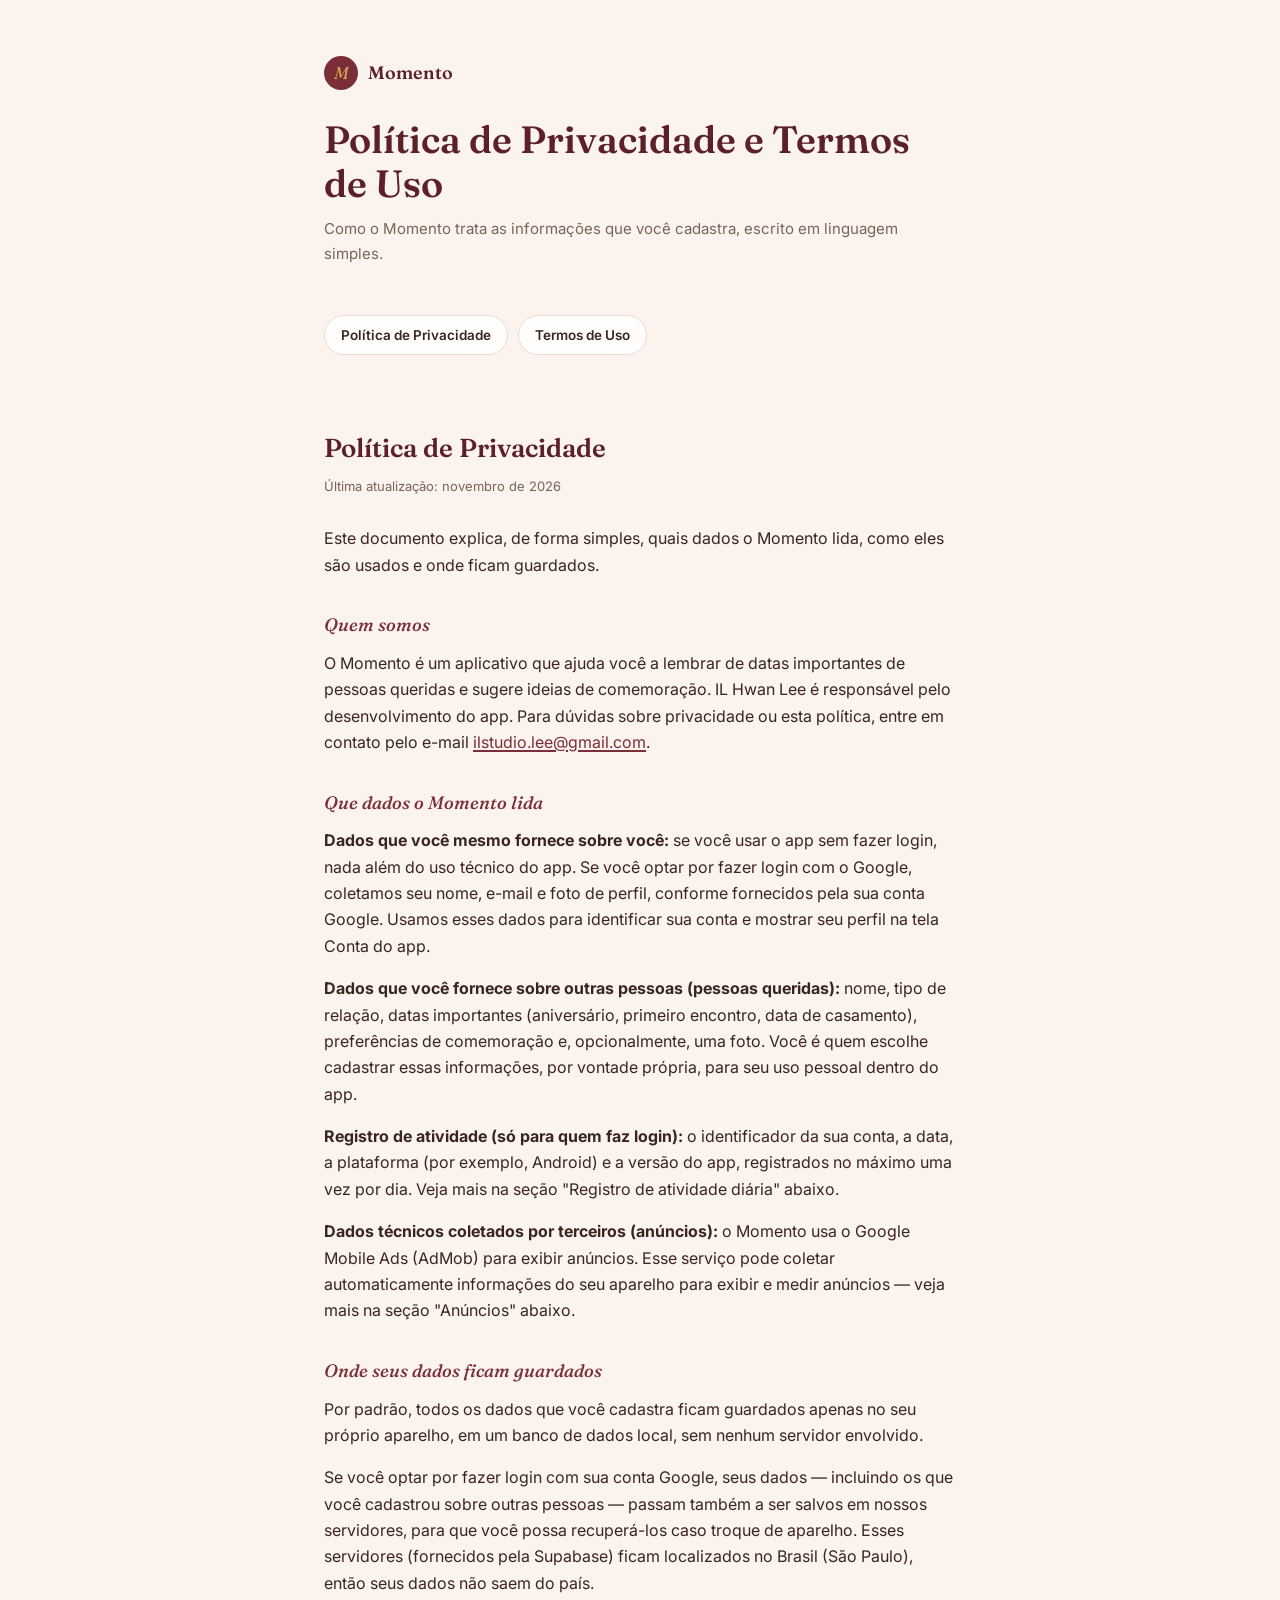
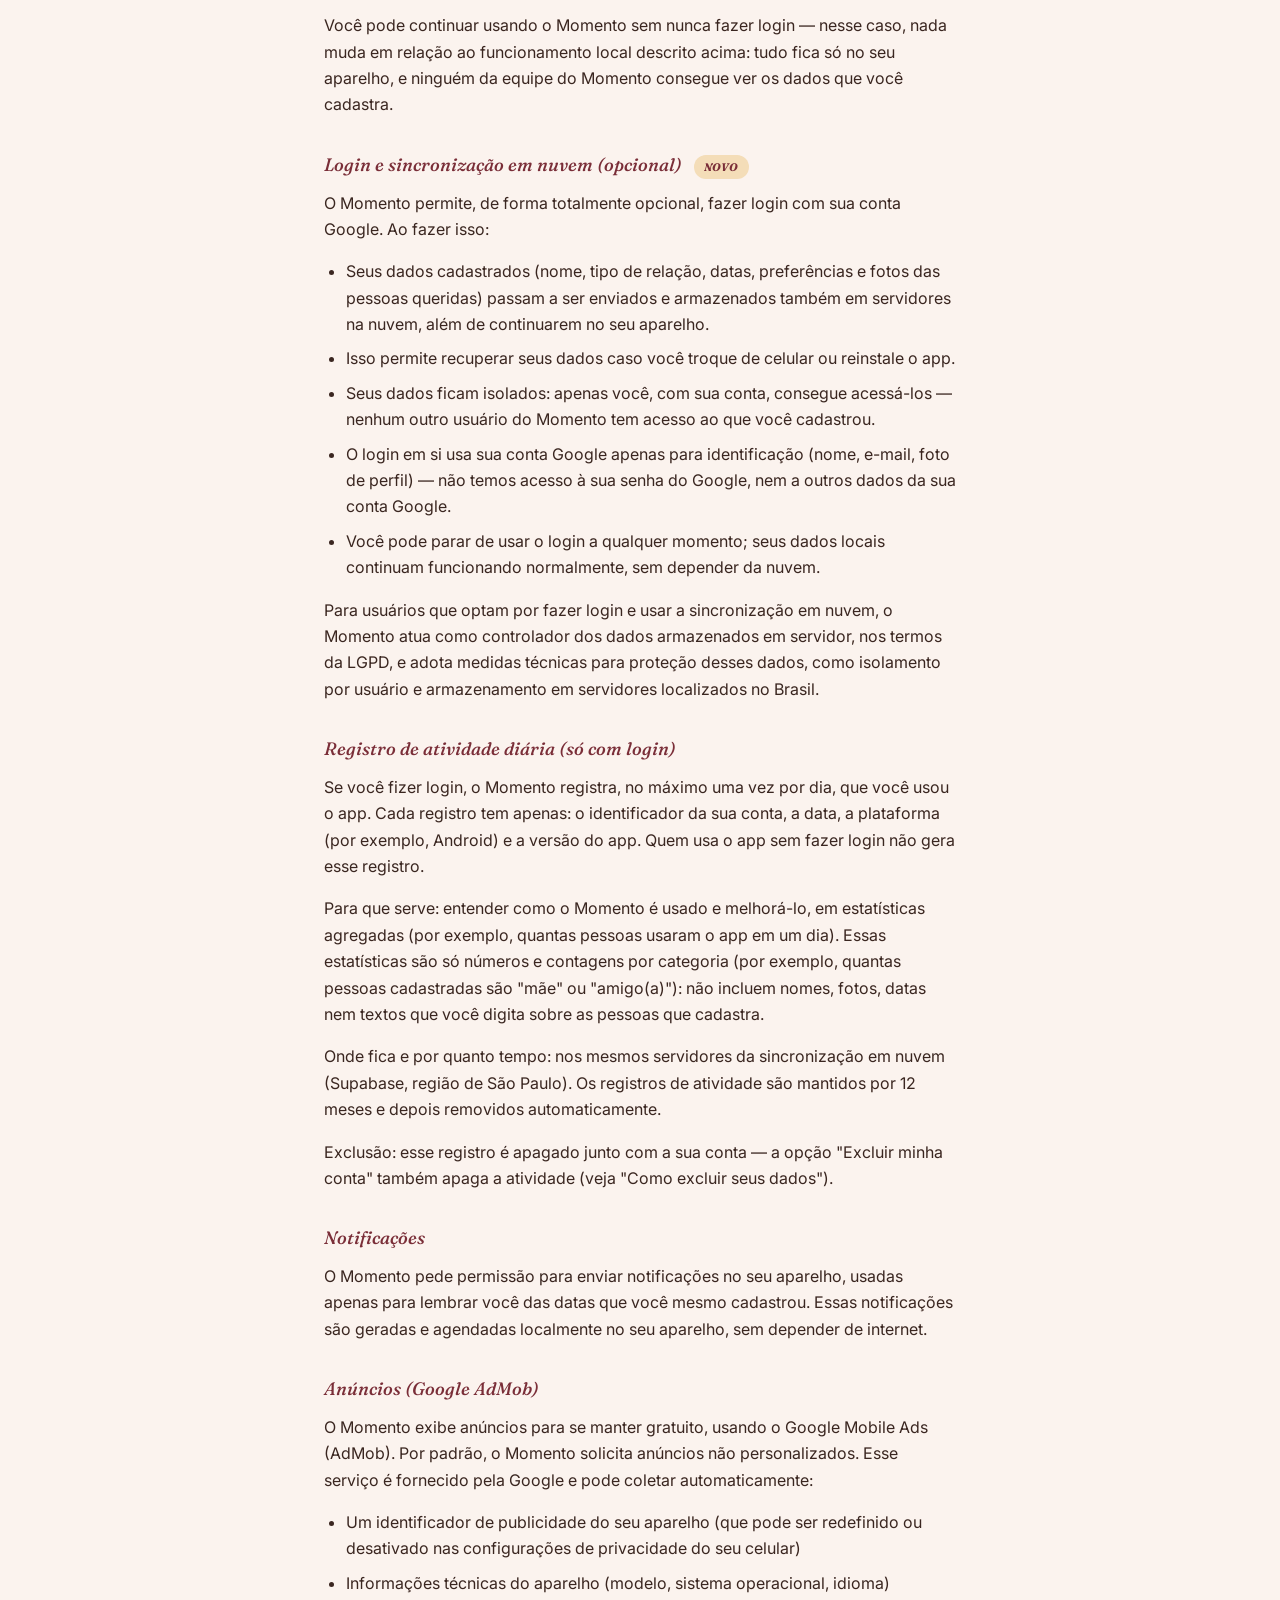
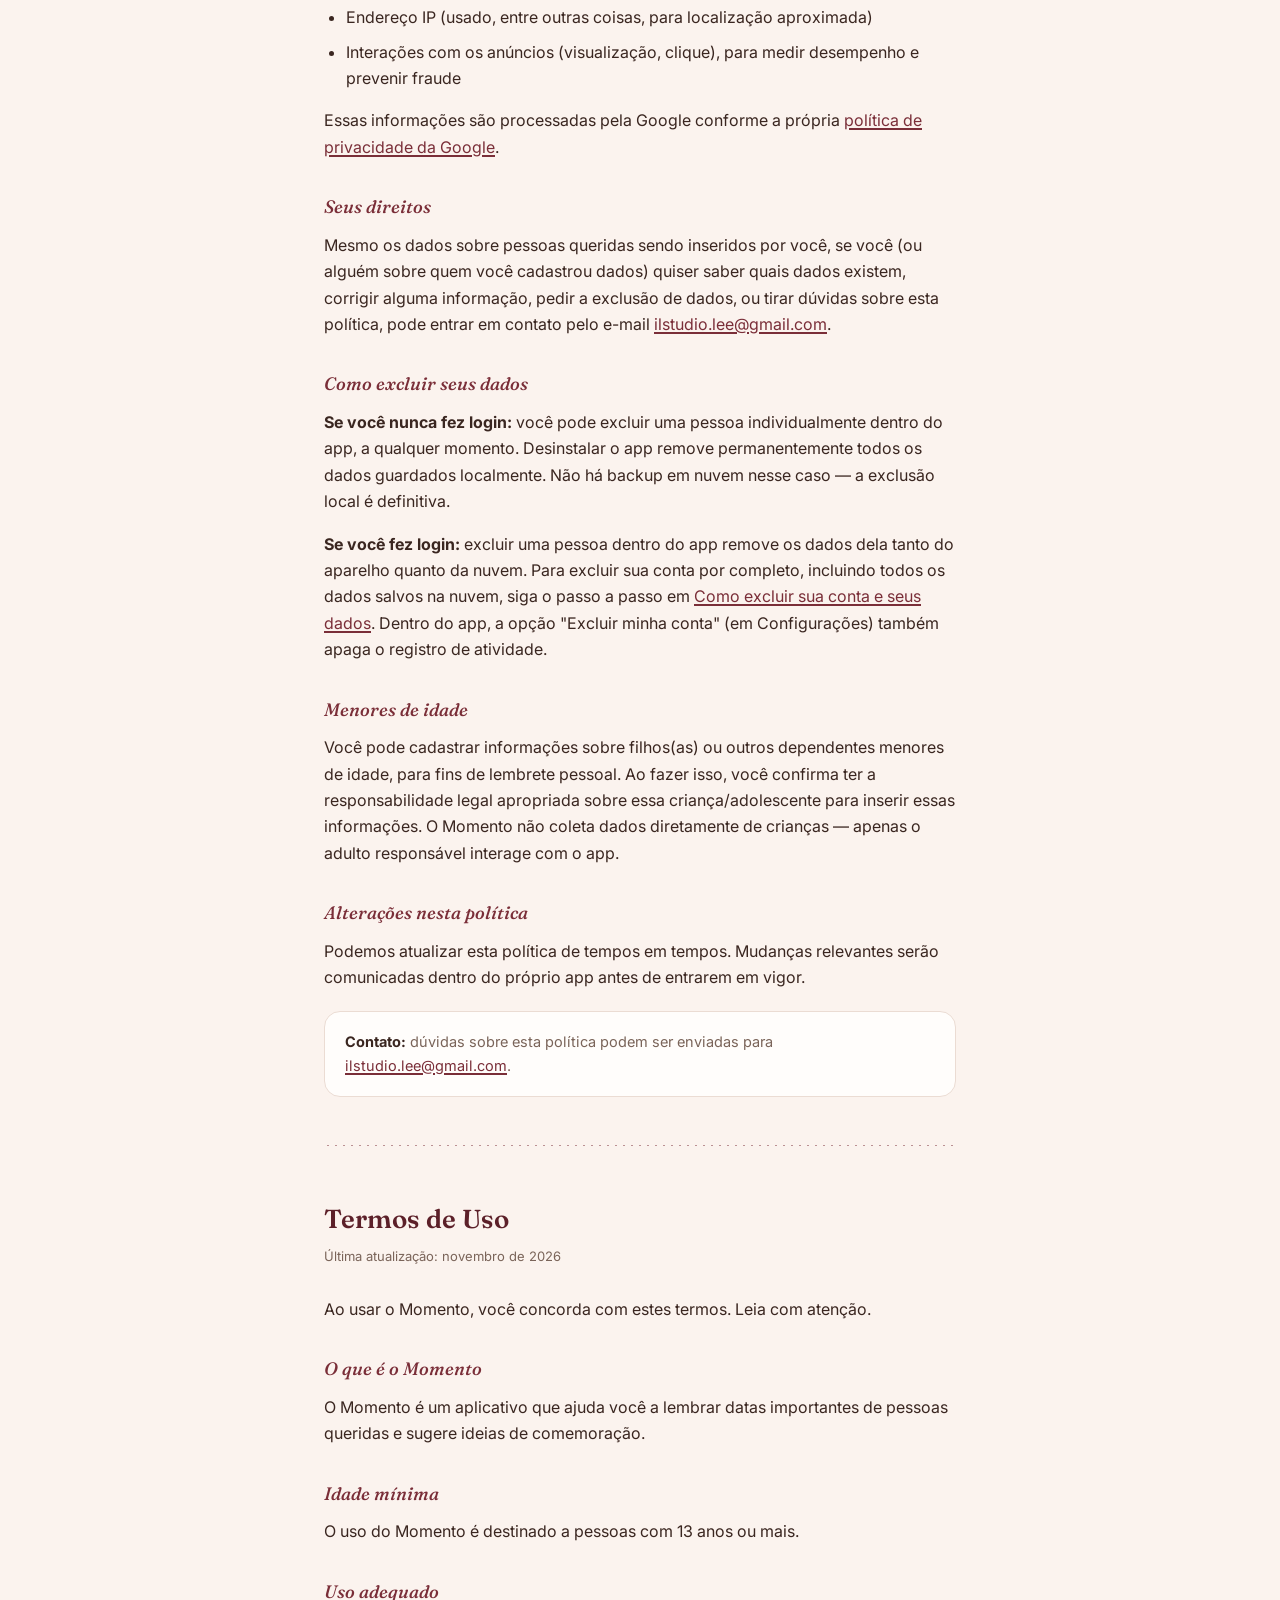
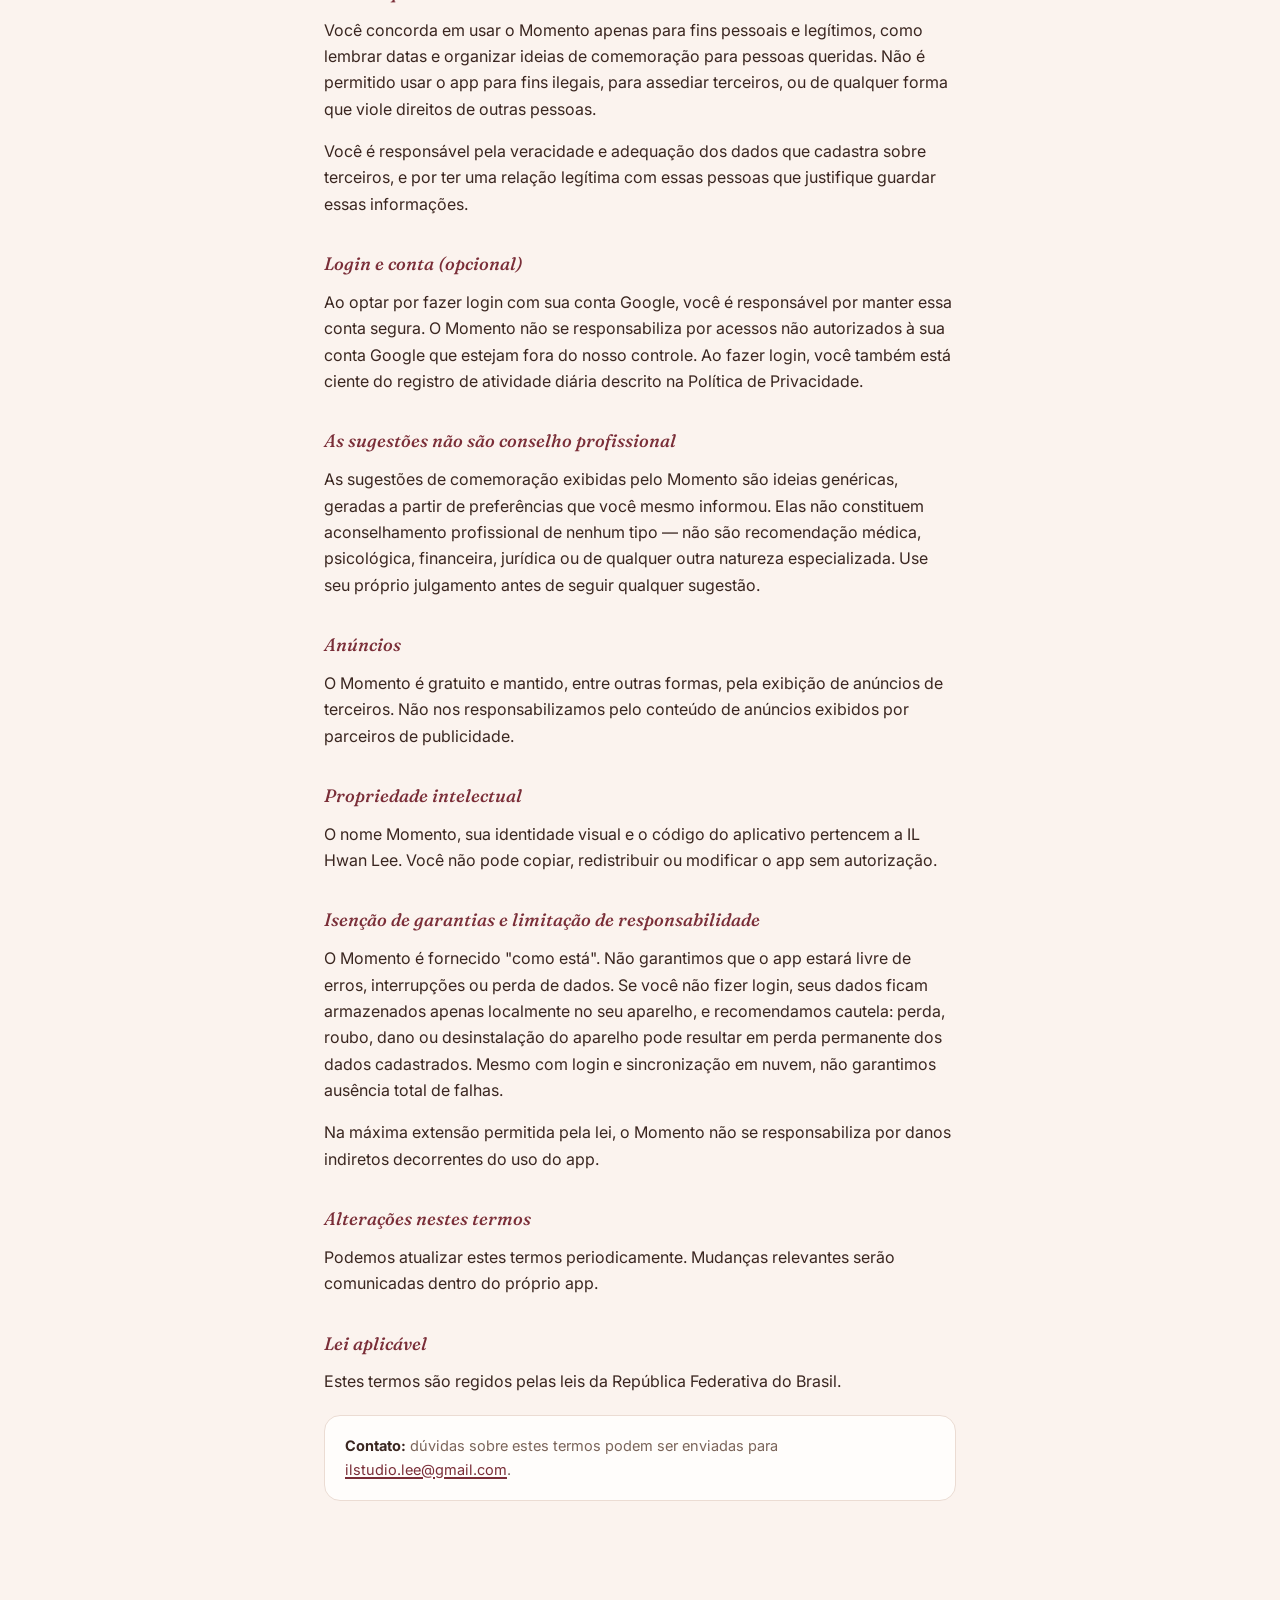
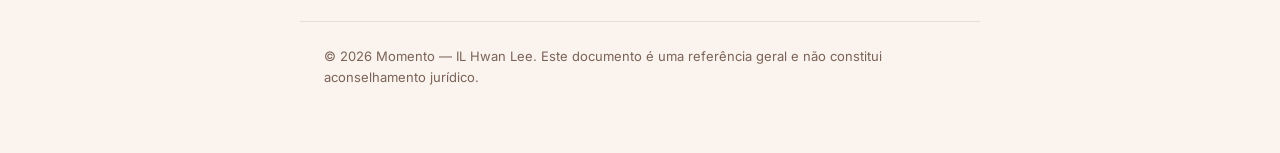
<file: index.html>
<!DOCTYPE html>
<html lang="pt-BR">
<head>
<meta charset="UTF-8">
<meta name="viewport" content="width=device-width, initial-scale=1.0">
<title>Momento — Política de Privacidade e Termos de Uso</title>
<style>
  @import url('https://fonts.googleapis.com/css2?family=Fraunces:ital,opsz,wght@0,9..144,400;0,9..144,600;1,9..144,500&family=Inter:wght@400;500;600;700&display=swap');

  :root{
    --bg: #FBF3EE;
    --paper: #FFFDFB;
    --ink: #3A2620;
    --ink-soft: #7A6459;
    --wine: #7A2E38;
    --wine-dark: #5C2029;
    --amber: #E3A857;
    --amber-soft: #F4DDB8;
    --line: #EBDCD3;
  }
  *{ box-sizing: border-box; }
  body{
    margin:0; background: var(--bg); color: var(--ink);
    font-family:'Inter',sans-serif; line-height:1.65; font-size:16px;
  }
  a{ color: var(--wine); text-decoration-thickness: 1.5px; text-underline-offset: 2px; }

  header{
    max-width: 680px; margin: 0 auto; padding: 56px 24px 32px;
  }
  .brand{ display:flex; align-items:center; gap:10px; margin-bottom: 28px; }
  .brand-mark{
    width:34px; height:34px; border-radius:50%; background: var(--wine);
    display:flex; align-items:center; justify-content:center;
    font-family:'Fraunces',serif; font-style:italic; color: var(--amber); font-size:17px;
  }
  .brand-name{ font-family:'Fraunces',serif; font-size:18px; color: var(--wine-dark); font-weight:600; }

  h1{
    font-family:'Fraunces',serif; font-weight:600; font-size: clamp(28px, 5vw, 38px);
    color: var(--wine-dark); margin: 0 0 12px; line-height:1.15;
  }
  .subtitle{ color: var(--ink-soft); font-size: 15px; }

  nav.toc{
    max-width: 680px; margin: 0 auto 8px; padding: 0 24px;
    display:flex; gap: 10px; flex-wrap: wrap;
  }
  nav.toc a{
    display:inline-block; padding: 8px 16px; border-radius: 999px;
    border: 1.5px solid var(--line); background: var(--paper);
    color: var(--ink); font-size: 13.5px; font-weight: 600; text-decoration:none;
  }
  nav.toc a:hover{ border-color: var(--wine); color: var(--wine); }

  main{ max-width: 680px; margin: 0 auto; padding: 24px 24px 100px; }

  section{ margin-top: 52px; }
  section:first-of-type{ margin-top: 40px; }

  h2{
    font-family:'Fraunces',serif; font-weight:600; font-size: 26px;
    color: var(--wine-dark); margin: 0 0 6px; scroll-margin-top: 24px;
  }
  .updated{ color: var(--ink-soft); font-size: 13px; margin-bottom: 28px; }

  h3{
    font-family:'Fraunces',serif; font-style: italic; font-weight: 500;
    font-size: 18px; color: var(--wine); margin: 32px 0 10px;
  }
  p{ margin: 0 0 16px; color: var(--ink); }
  ul{ margin: 0 0 16px; padding-left: 22px; }
  li{ margin-bottom: 8px; }

  .thread{
    height: 1px; margin: 48px 0;
    background-image: radial-gradient(circle, var(--wine) 1.4px, transparent 1.4px);
    background-size: 8px 100%; background-repeat: repeat-x; background-position: center;
    opacity: 0.5;
  }

  .callout{
    background: var(--paper); border: 1.5px solid var(--line); border-radius: 16px;
    padding: 18px 20px; font-size: 14.5px; color: var(--ink-soft); margin: 20px 0;
  }
  .callout strong{ color: var(--ink); }

  .badge-new{
    display:inline-block; font-size: 11px; font-weight: 700; color: var(--wine);
    background: var(--amber-soft); padding: 3px 10px; border-radius: 999px;
    margin-left: 8px; vertical-align: middle; text-transform: uppercase; letter-spacing: 0.4px;
  }

  footer{
    max-width: 680px; margin: 0 auto; padding: 0 24px 64px;
    color: var(--ink-soft); font-size: 13px; border-top: 1px solid var(--line); padding-top: 24px;
  }

  @media (max-width: 480px){
    header{ padding: 40px 20px 24px; }
    main{ padding: 20px 20px 80px; }
  }
</style>
</head>
<body>

<header>
  <div class="brand">
    <div class="brand-mark">M</div>
    <div class="brand-name">Momento</div>
  </div>
  <h1>Política de Privacidade e Termos de Uso</h1>
  <p class="subtitle">Como o Momento trata as informações que você cadastra, escrito em linguagem simples.</p>
</header>

<nav class="toc">
  <a href="#privacidade">Política de Privacidade</a>
  <a href="#termos">Termos de Uso</a>
</nav>

<main>

  <section id="privacidade">
    <h2>Política de Privacidade</h2>
    <div class="updated">Última atualização: novembro de 2026</div>

    <p>Este documento explica, de forma simples, quais dados o Momento lida, como eles são usados e onde ficam guardados.</p>

    <h3>Quem somos</h3>
    <p>O Momento é um aplicativo que ajuda você a lembrar de datas importantes de pessoas queridas e sugere ideias de comemoração. IL Hwan Lee é responsável pelo desenvolvimento do app. Para dúvidas sobre privacidade ou esta política, entre em contato pelo e-mail <a href="mailto:ilstudio.lee@gmail.com">ilstudio.lee@gmail.com</a>.</p>

    <h3>Que dados o Momento lida</h3>
    <p><strong>Dados que você mesmo fornece sobre você:</strong> se você usar o app sem fazer login, nada além do uso técnico do app. Se você optar por fazer login com o Google, coletamos seu nome, e-mail e foto de perfil, conforme fornecidos pela sua conta Google. Usamos esses dados para identificar sua conta e mostrar seu perfil na tela Conta do app.</p>
    <p><strong>Dados que você fornece sobre outras pessoas (pessoas queridas):</strong> nome, tipo de relação, datas importantes (aniversário, primeiro encontro, data de casamento), preferências de comemoração e, opcionalmente, uma foto. Você é quem escolhe cadastrar essas informações, por vontade própria, para seu uso pessoal dentro do app.</p>
    <p><strong>Registro de atividade (só para quem faz login):</strong> o identificador da sua conta, a data, a plataforma (por exemplo, Android) e a versão do app, registrados no máximo uma vez por dia. Veja mais na seção "Registro de atividade diária" abaixo.</p>
    <p><strong>Dados técnicos coletados por terceiros (anúncios):</strong> o Momento usa o Google Mobile Ads (AdMob) para exibir anúncios. Esse serviço pode coletar automaticamente informações do seu aparelho para exibir e medir anúncios — veja mais na seção "Anúncios" abaixo.</p>

    <h3>Onde seus dados ficam guardados</h3>
    <p>Por padrão, todos os dados que você cadastra ficam guardados apenas no seu próprio aparelho, em um banco de dados local, sem nenhum servidor envolvido.</p>
    <p>Se você optar por fazer login com sua conta Google, seus dados — incluindo os que você cadastrou sobre outras pessoas — passam também a ser salvos em nossos servidores, para que você possa recuperá-los caso troque de aparelho. Esses servidores (fornecidos pela Supabase) ficam localizados no Brasil (São Paulo), então seus dados não saem do país.</p>
    <p>Você pode continuar usando o Momento sem nunca fazer login — nesse caso, nada muda em relação ao funcionamento local descrito acima: tudo fica só no seu aparelho, e ninguém da equipe do Momento consegue ver os dados que você cadastra.</p>

    <h3>Login e sincronização em nuvem (opcional) <span class="badge-new">Novo</span></h3>
    <p>O Momento permite, de forma totalmente opcional, fazer login com sua conta Google. Ao fazer isso:</p>
    <ul>
      <li>Seus dados cadastrados (nome, tipo de relação, datas, preferências e fotos das pessoas queridas) passam a ser enviados e armazenados também em servidores na nuvem, além de continuarem no seu aparelho.</li>
      <li>Isso permite recuperar seus dados caso você troque de celular ou reinstale o app.</li>
      <li>Seus dados ficam isolados: apenas você, com sua conta, consegue acessá-los — nenhum outro usuário do Momento tem acesso ao que você cadastrou.</li>
      <li>O login em si usa sua conta Google apenas para identificação (nome, e-mail, foto de perfil) — não temos acesso à sua senha do Google, nem a outros dados da sua conta Google.</li>
      <li>Você pode parar de usar o login a qualquer momento; seus dados locais continuam funcionando normalmente, sem depender da nuvem.</li>
    </ul>
    <p>Para usuários que optam por fazer login e usar a sincronização em nuvem, o Momento atua como controlador dos dados armazenados em servidor, nos termos da LGPD, e adota medidas técnicas para proteção desses dados, como isolamento por usuário e armazenamento em servidores localizados no Brasil.</p>

    <h3>Registro de atividade diária (só com login)</h3>
    <p>Se você fizer login, o Momento registra, no máximo uma vez por dia, que você usou o app. Cada registro tem apenas: o identificador da sua conta, a data, a plataforma (por exemplo, Android) e a versão do app. Quem usa o app sem fazer login não gera esse registro.</p>
    <p>Para que serve: entender como o Momento é usado e melhorá-lo, em estatísticas agregadas (por exemplo, quantas pessoas usaram o app em um dia). Essas estatísticas são só números e contagens por categoria (por exemplo, quantas pessoas cadastradas são "mãe" ou "amigo(a)"): não incluem nomes, fotos, datas nem textos que você digita sobre as pessoas que cadastra.</p>
    <p>Onde fica e por quanto tempo: nos mesmos servidores da sincronização em nuvem (Supabase, região de São Paulo). Os registros de atividade são mantidos por 12 meses e depois removidos automaticamente.</p>
    <p>Exclusão: esse registro é apagado junto com a sua conta — a opção "Excluir minha conta" também apaga a atividade (veja "Como excluir seus dados").</p>

    <h3>Notificações</h3>
    <p>O Momento pede permissão para enviar notificações no seu aparelho, usadas apenas para lembrar você das datas que você mesmo cadastrou. Essas notificações são geradas e agendadas localmente no seu aparelho, sem depender de internet.</p>

    <h3>Anúncios (Google AdMob)</h3>
    <p>O Momento exibe anúncios para se manter gratuito, usando o Google Mobile Ads (AdMob). Por padrão, o Momento solicita anúncios não personalizados. Esse serviço é fornecido pela Google e pode coletar automaticamente:</p>
    <ul>
      <li>Um identificador de publicidade do seu aparelho (que pode ser redefinido ou desativado nas configurações de privacidade do seu celular)</li>
      <li>Informações técnicas do aparelho (modelo, sistema operacional, idioma)</li>
      <li>Endereço IP (usado, entre outras coisas, para localização aproximada)</li>
      <li>Interações com os anúncios (visualização, clique), para medir desempenho e prevenir fraude</li>
    </ul>
    <p>Essas informações são processadas pela Google conforme a própria <a href="https://policies.google.com/privacy" target="_blank" rel="noopener">política de privacidade da Google</a>.</p>

    <h3>Seus direitos</h3>
    <p>Mesmo os dados sobre pessoas queridas sendo inseridos por você, se você (ou alguém sobre quem você cadastrou dados) quiser saber quais dados existem, corrigir alguma informação, pedir a exclusão de dados, ou tirar dúvidas sobre esta política, pode entrar em contato pelo e-mail <a href="mailto:ilstudio.lee@gmail.com">ilstudio.lee@gmail.com</a>.</p>

    <h3>Como excluir seus dados</h3>
    <p><strong>Se você nunca fez login:</strong> você pode excluir uma pessoa individualmente dentro do app, a qualquer momento. Desinstalar o app remove permanentemente todos os dados guardados localmente. Não há backup em nuvem nesse caso — a exclusão local é definitiva.</p>
    <p><strong>Se você fez login:</strong> excluir uma pessoa dentro do app remove os dados dela tanto do aparelho quanto da nuvem. Para excluir sua conta por completo, incluindo todos os dados salvos na nuvem, siga o passo a passo em <a href="/exclusao-de-conta.html">Como excluir sua conta e seus dados</a>. Dentro do app, a opção "Excluir minha conta" (em Configurações) também apaga o registro de atividade.</p>

    <h3>Menores de idade</h3>
    <p>Você pode cadastrar informações sobre filhos(as) ou outros dependentes menores de idade, para fins de lembrete pessoal. Ao fazer isso, você confirma ter a responsabilidade legal apropriada sobre essa criança/adolescente para inserir essas informações. O Momento não coleta dados diretamente de crianças — apenas o adulto responsável interage com o app.</p>

    <h3>Alterações nesta política</h3>
    <p>Podemos atualizar esta política de tempos em tempos. Mudanças relevantes serão comunicadas dentro do próprio app antes de entrarem em vigor.</p>

    <div class="callout">
      <strong>Contato:</strong> dúvidas sobre esta política podem ser enviadas para <a href="mailto:ilstudio.lee@gmail.com">ilstudio.lee@gmail.com</a>.
    </div>
  </section>

  <div class="thread"></div>

  <section id="termos">
    <h2>Termos de Uso</h2>
    <div class="updated">Última atualização: novembro de 2026</div>

    <p>Ao usar o Momento, você concorda com estes termos. Leia com atenção.</p>

    <h3>O que é o Momento</h3>
    <p>O Momento é um aplicativo que ajuda você a lembrar datas importantes de pessoas queridas e sugere ideias de comemoração.</p>

    <h3>Idade mínima</h3>
    <p>O uso do Momento é destinado a pessoas com 13 anos ou mais.</p>

    <h3>Uso adequado</h3>
    <p>Você concorda em usar o Momento apenas para fins pessoais e legítimos, como lembrar datas e organizar ideias de comemoração para pessoas queridas. Não é permitido usar o app para fins ilegais, para assediar terceiros, ou de qualquer forma que viole direitos de outras pessoas.</p>
    <p>Você é responsável pela veracidade e adequação dos dados que cadastra sobre terceiros, e por ter uma relação legítima com essas pessoas que justifique guardar essas informações.</p>

    <h3>Login e conta (opcional)</h3>
    <p>Ao optar por fazer login com sua conta Google, você é responsável por manter essa conta segura. O Momento não se responsabiliza por acessos não autorizados à sua conta Google que estejam fora do nosso controle. Ao fazer login, você também está ciente do registro de atividade diária descrito na Política de Privacidade.</p>

    <h3>As sugestões não são conselho profissional</h3>
    <p>As sugestões de comemoração exibidas pelo Momento são ideias genéricas, geradas a partir de preferências que você mesmo informou. Elas não constituem aconselhamento profissional de nenhum tipo — não são recomendação médica, psicológica, financeira, jurídica ou de qualquer outra natureza especializada. Use seu próprio julgamento antes de seguir qualquer sugestão.</p>

    <h3>Anúncios</h3>
    <p>O Momento é gratuito e mantido, entre outras formas, pela exibição de anúncios de terceiros. Não nos responsabilizamos pelo conteúdo de anúncios exibidos por parceiros de publicidade.</p>

    <h3>Propriedade intelectual</h3>
    <p>O nome Momento, sua identidade visual e o código do aplicativo pertencem a IL Hwan Lee. Você não pode copiar, redistribuir ou modificar o app sem autorização.</p>

    <h3>Isenção de garantias e limitação de responsabilidade</h3>
    <p>O Momento é fornecido "como está". Não garantimos que o app estará livre de erros, interrupções ou perda de dados. Se você não fizer login, seus dados ficam armazenados apenas localmente no seu aparelho, e recomendamos cautela: perda, roubo, dano ou desinstalação do aparelho pode resultar em perda permanente dos dados cadastrados. Mesmo com login e sincronização em nuvem, não garantimos ausência total de falhas.</p>
    <p>Na máxima extensão permitida pela lei, o Momento não se responsabiliza por danos indiretos decorrentes do uso do app.</p>

    <h3>Alterações nestes termos</h3>
    <p>Podemos atualizar estes termos periodicamente. Mudanças relevantes serão comunicadas dentro do próprio app.</p>

    <h3>Lei aplicável</h3>
    <p>Estes termos são regidos pelas leis da República Federativa do Brasil.</p>

    <div class="callout">
      <strong>Contato:</strong> dúvidas sobre estes termos podem ser enviadas para <a href="mailto:ilstudio.lee@gmail.com">ilstudio.lee@gmail.com</a>.
    </div>
  </section>

</main>

<footer>
  © 2026 Momento — IL Hwan Lee. Este documento é uma referência geral e não constitui aconselhamento jurídico.
</footer>

</body>
</html>
</file>
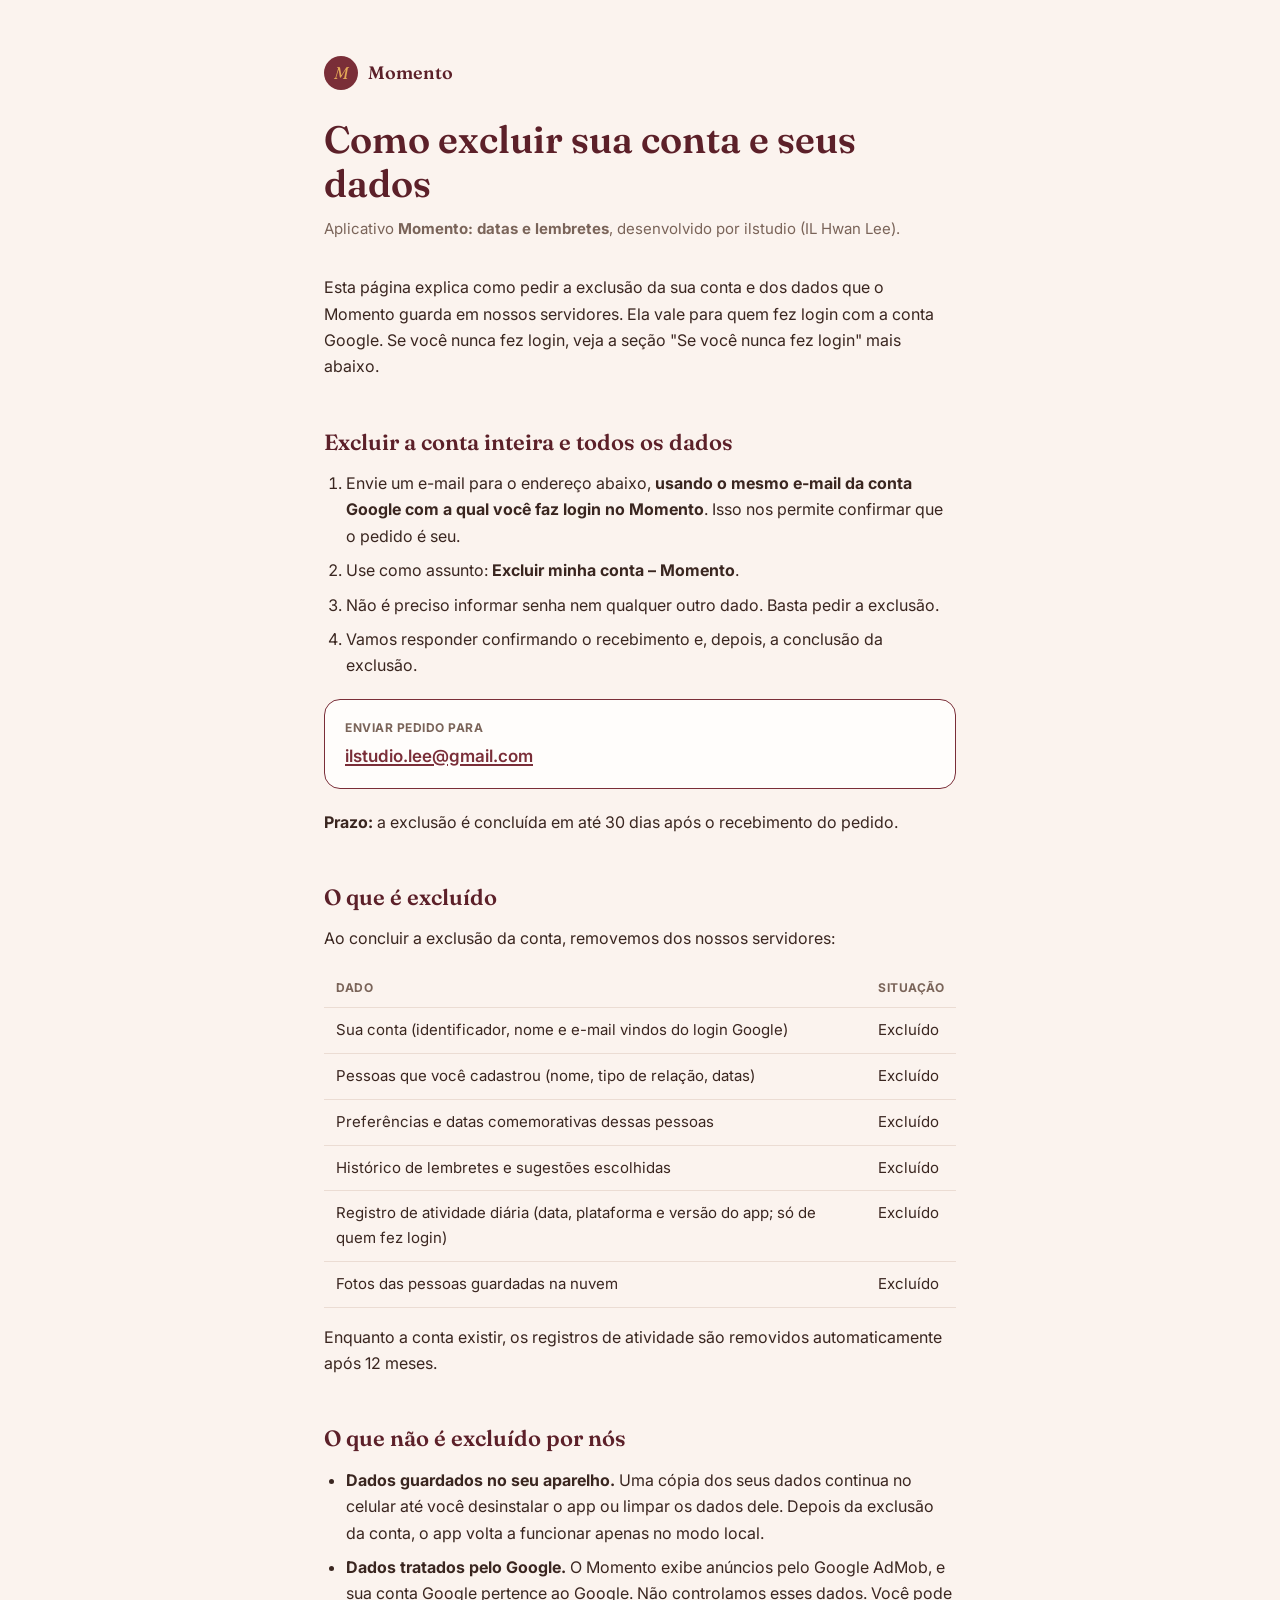
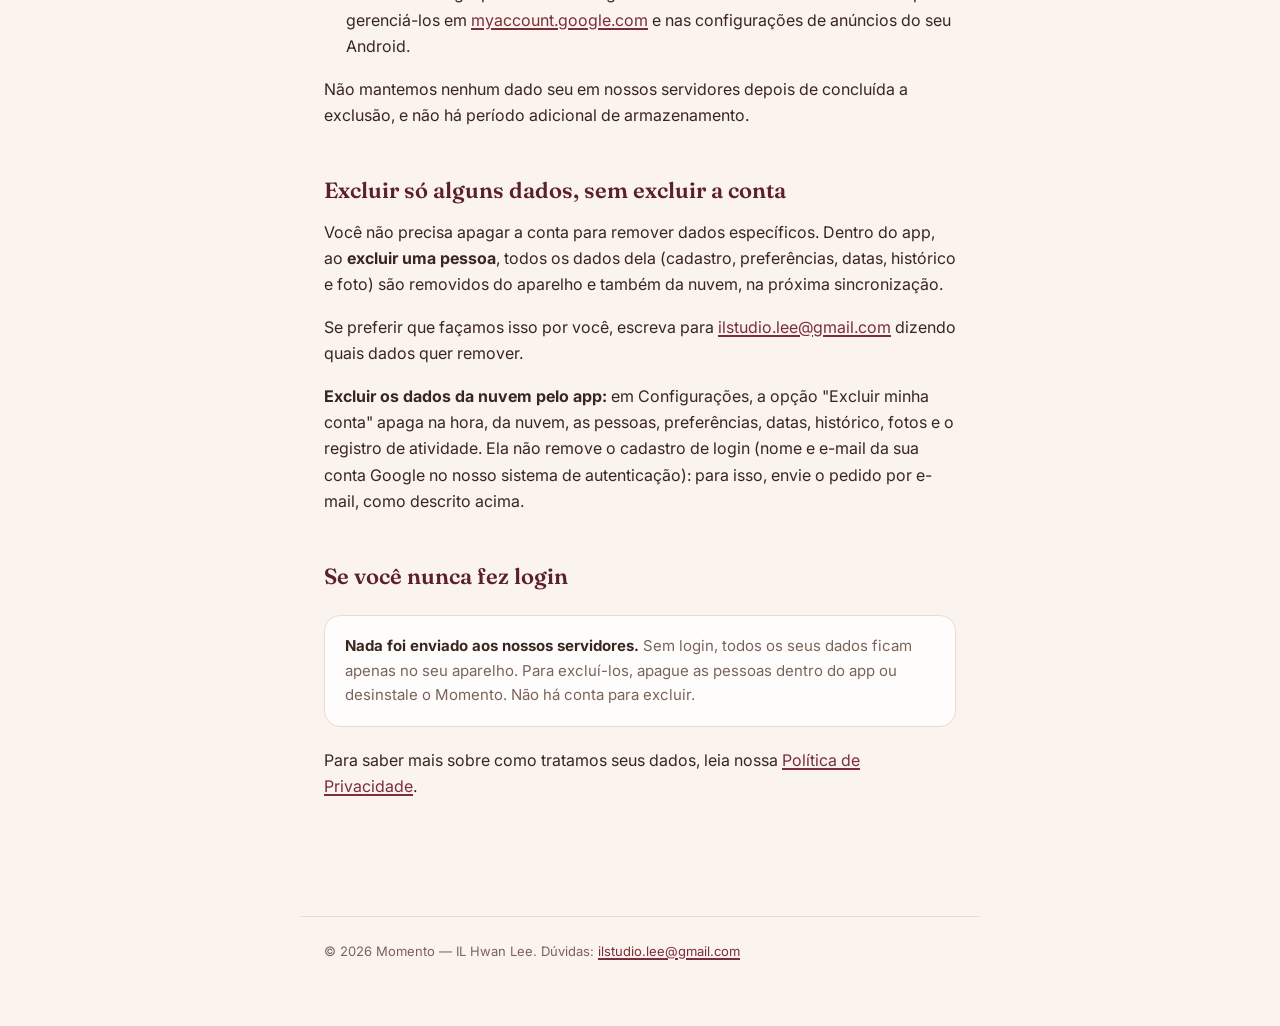
<file: exclusao-de-conta.html>
<!DOCTYPE html>
<html lang="pt-BR">
<head>
<meta charset="UTF-8">
<meta name="viewport" content="width=device-width, initial-scale=1.0">
<title>Momento — Como excluir sua conta e seus dados</title>
<style>
  @import url('https://fonts.googleapis.com/css2?family=Fraunces:ital,opsz,wght@0,9..144,400;0,9..144,600;1,9..144,500&family=Inter:wght@400;500;600;700&display=swap');

  :root{
    --bg: #FBF3EE;
    --paper: #FFFDFB;
    --ink: #3A2620;
    --ink-soft: #7A6459;
    --wine: #7A2E38;
    --wine-dark: #5C2029;
    --amber: #E3A857;
    --amber-soft: #F4DDB8;
    --line: #EBDCD3;
  }
  *{ box-sizing: border-box; }
  body{
    margin:0; background: var(--bg); color: var(--ink);
    font-family:'Inter',sans-serif; line-height:1.65; font-size:16px;
  }
  a{ color: var(--wine); text-decoration-thickness: 1.5px; text-underline-offset: 2px; }

  header{ max-width: 680px; margin: 0 auto; padding: 56px 24px 24px; }
  .brand{ display:flex; align-items:center; gap:10px; margin-bottom: 28px; }
  .brand-mark{
    width:34px; height:34px; border-radius:50%; background: var(--wine);
    display:flex; align-items:center; justify-content:center;
    font-family:'Fraunces',serif; font-style:italic; color: var(--amber); font-size:17px;
  }
  .brand-name{ font-family:'Fraunces',serif; font-size:18px; color: var(--wine-dark); font-weight:600; }

  h1{
    font-family:'Fraunces',serif; font-weight:600; font-size: clamp(28px, 5vw, 38px);
    color: var(--wine-dark); margin: 0 0 12px; line-height:1.15;
  }
  .subtitle{ color: var(--ink-soft); font-size: 15px; margin: 0; }

  main{ max-width: 680px; margin: 0 auto; padding: 8px 24px 100px; }

  h2{
    font-family:'Fraunces',serif; font-weight:600; font-size: 22px;
    color: var(--wine-dark); margin: 44px 0 10px;
  }
  h3{
    font-family:'Fraunces',serif; font-style: italic; font-weight: 500;
    font-size: 18px; color: var(--wine); margin: 28px 0 10px;
  }
  p{ margin: 0 0 16px; }
  ul, ol{ margin: 0 0 16px; padding-left: 22px; }
  li{ margin-bottom: 8px; }

  .callout{
    background: var(--paper); border: 1.5px solid var(--line); border-radius: 16px;
    padding: 18px 20px; font-size: 15px; color: var(--ink-soft); margin: 20px 0;
  }
  .callout strong{ color: var(--ink); }

  .email-box{
    background: var(--paper); border: 1.5px solid var(--wine); border-radius: 16px;
    padding: 18px 20px; margin: 20px 0;
  }
  .email-box .label{ font-size: 12px; font-weight: 700; color: var(--ink-soft); text-transform: uppercase; letter-spacing: 0.5px; }
  .email-box .value{ font-size: 17px; font-weight: 600; margin-top: 4px; }

  table{ width: 100%; border-collapse: collapse; margin: 0 0 16px; font-size: 15px; }
  th, td{ text-align: left; padding: 10px 12px; border-bottom: 1px solid var(--line); vertical-align: top; }
  th{ color: var(--ink-soft); font-size: 12px; text-transform: uppercase; letter-spacing: 0.5px; }

  footer{
    max-width: 680px; margin: 0 auto; padding: 24px 24px 64px;
    color: var(--ink-soft); font-size: 13px; border-top: 1px solid var(--line);
  }

  @media (max-width: 480px){
    header{ padding: 40px 20px 20px; }
    main{ padding: 8px 20px 80px; }
  }
</style>
</head>
<body>

<header>
  <div class="brand">
    <div class="brand-mark">M</div>
    <div class="brand-name">Momento</div>
  </div>
  <h1>Como excluir sua conta e seus dados</h1>
  <p class="subtitle">Aplicativo <strong>Momento: datas e lembretes</strong>, desenvolvido por ilstudio (IL Hwan Lee).</p>
</header>

<main>

  <p>Esta página explica como pedir a exclusão da sua conta e dos dados que o Momento guarda em nossos servidores. Ela vale para quem fez login com a conta Google. Se você nunca fez login, veja a seção "Se você nunca fez login" mais abaixo.</p>

  <h2>Excluir a conta inteira e todos os dados</h2>

  <ol>
    <li>Envie um e-mail para o endereço abaixo, <strong>usando o mesmo e-mail da conta Google com a qual você faz login no Momento</strong>. Isso nos permite confirmar que o pedido é seu.</li>
    <li>Use como assunto: <strong>Excluir minha conta – Momento</strong>.</li>
    <li>Não é preciso informar senha nem qualquer outro dado. Basta pedir a exclusão.</li>
    <li>Vamos responder confirmando o recebimento e, depois, a conclusão da exclusão.</li>
  </ol>

  <div class="email-box">
    <div class="label">Enviar pedido para</div>
    <div class="value"><a href="mailto:ilstudio.lee@gmail.com?subject=Excluir%20minha%20conta%20%E2%80%93%20Momento">ilstudio.lee@gmail.com</a></div>
  </div>

  <p><strong>Prazo:</strong> a exclusão é concluída em até 30 dias após o recebimento do pedido.</p>

  <h2>O que é excluído</h2>

  <p>Ao concluir a exclusão da conta, removemos dos nossos servidores:</p>

  <table>
    <thead>
      <tr><th>Dado</th><th>Situação</th></tr>
    </thead>
    <tbody>
      <tr><td>Sua conta (identificador, nome e e-mail vindos do login Google)</td><td>Excluído</td></tr>
      <tr><td>Pessoas que você cadastrou (nome, tipo de relação, datas)</td><td>Excluído</td></tr>
      <tr><td>Preferências e datas comemorativas dessas pessoas</td><td>Excluído</td></tr>
      <tr><td>Histórico de lembretes e sugestões escolhidas</td><td>Excluído</td></tr>
      <tr><td>Registro de atividade diária (data, plataforma e versão do app; só de quem fez login)</td><td>Excluído</td></tr>
      <tr><td>Fotos das pessoas guardadas na nuvem</td><td>Excluído</td></tr>
    </tbody>
  </table>

  <p>Enquanto a conta existir, os registros de atividade são removidos automaticamente após 12 meses.</p>

  <h2>O que não é excluído por nós</h2>

  <ul>
    <li><strong>Dados guardados no seu aparelho.</strong> Uma cópia dos seus dados continua no celular até você desinstalar o app ou limpar os dados dele. Depois da exclusão da conta, o app volta a funcionar apenas no modo local.</li>
    <li><strong>Dados tratados pelo Google.</strong> O Momento exibe anúncios pelo Google AdMob, e sua conta Google pertence ao Google. Não controlamos esses dados. Você pode gerenciá-los em <a href="https://myaccount.google.com" target="_blank" rel="noopener">myaccount.google.com</a> e nas configurações de anúncios do seu Android.</li>
  </ul>

  <p>Não mantemos nenhum dado seu em nossos servidores depois de concluída a exclusão, e não há período adicional de armazenamento.</p>

  <h2>Excluir só alguns dados, sem excluir a conta</h2>

  <p>Você não precisa apagar a conta para remover dados específicos. Dentro do app, ao <strong>excluir uma pessoa</strong>, todos os dados dela (cadastro, preferências, datas, histórico e foto) são removidos do aparelho e também da nuvem, na próxima sincronização.</p>

  <p>Se preferir que façamos isso por você, escreva para <a href="mailto:ilstudio.lee@gmail.com">ilstudio.lee@gmail.com</a> dizendo quais dados quer remover.</p>

  <p><strong>Excluir os dados da nuvem pelo app:</strong> em Configurações, a opção "Excluir minha conta" apaga na hora, da nuvem, as pessoas, preferências, datas, histórico, fotos e o registro de atividade. Ela não remove o cadastro de login (nome e e-mail da sua conta Google no nosso sistema de autenticação): para isso, envie o pedido por e-mail, como descrito acima.</p>

  <h2>Se você nunca fez login</h2>

  <div class="callout">
    <strong>Nada foi enviado aos nossos servidores.</strong> Sem login, todos os seus dados ficam apenas no seu aparelho. Para excluí-los, apague as pessoas dentro do app ou desinstale o Momento. Não há conta para excluir.
  </div>

  <p>Para saber mais sobre como tratamos seus dados, leia nossa <a href="/">Política de Privacidade</a>.</p>

</main>

<footer>
  © 2026 Momento — IL Hwan Lee. Dúvidas: <a href="mailto:ilstudio.lee@gmail.com">ilstudio.lee@gmail.com</a>
</footer>

</body>
</html>
</file>
